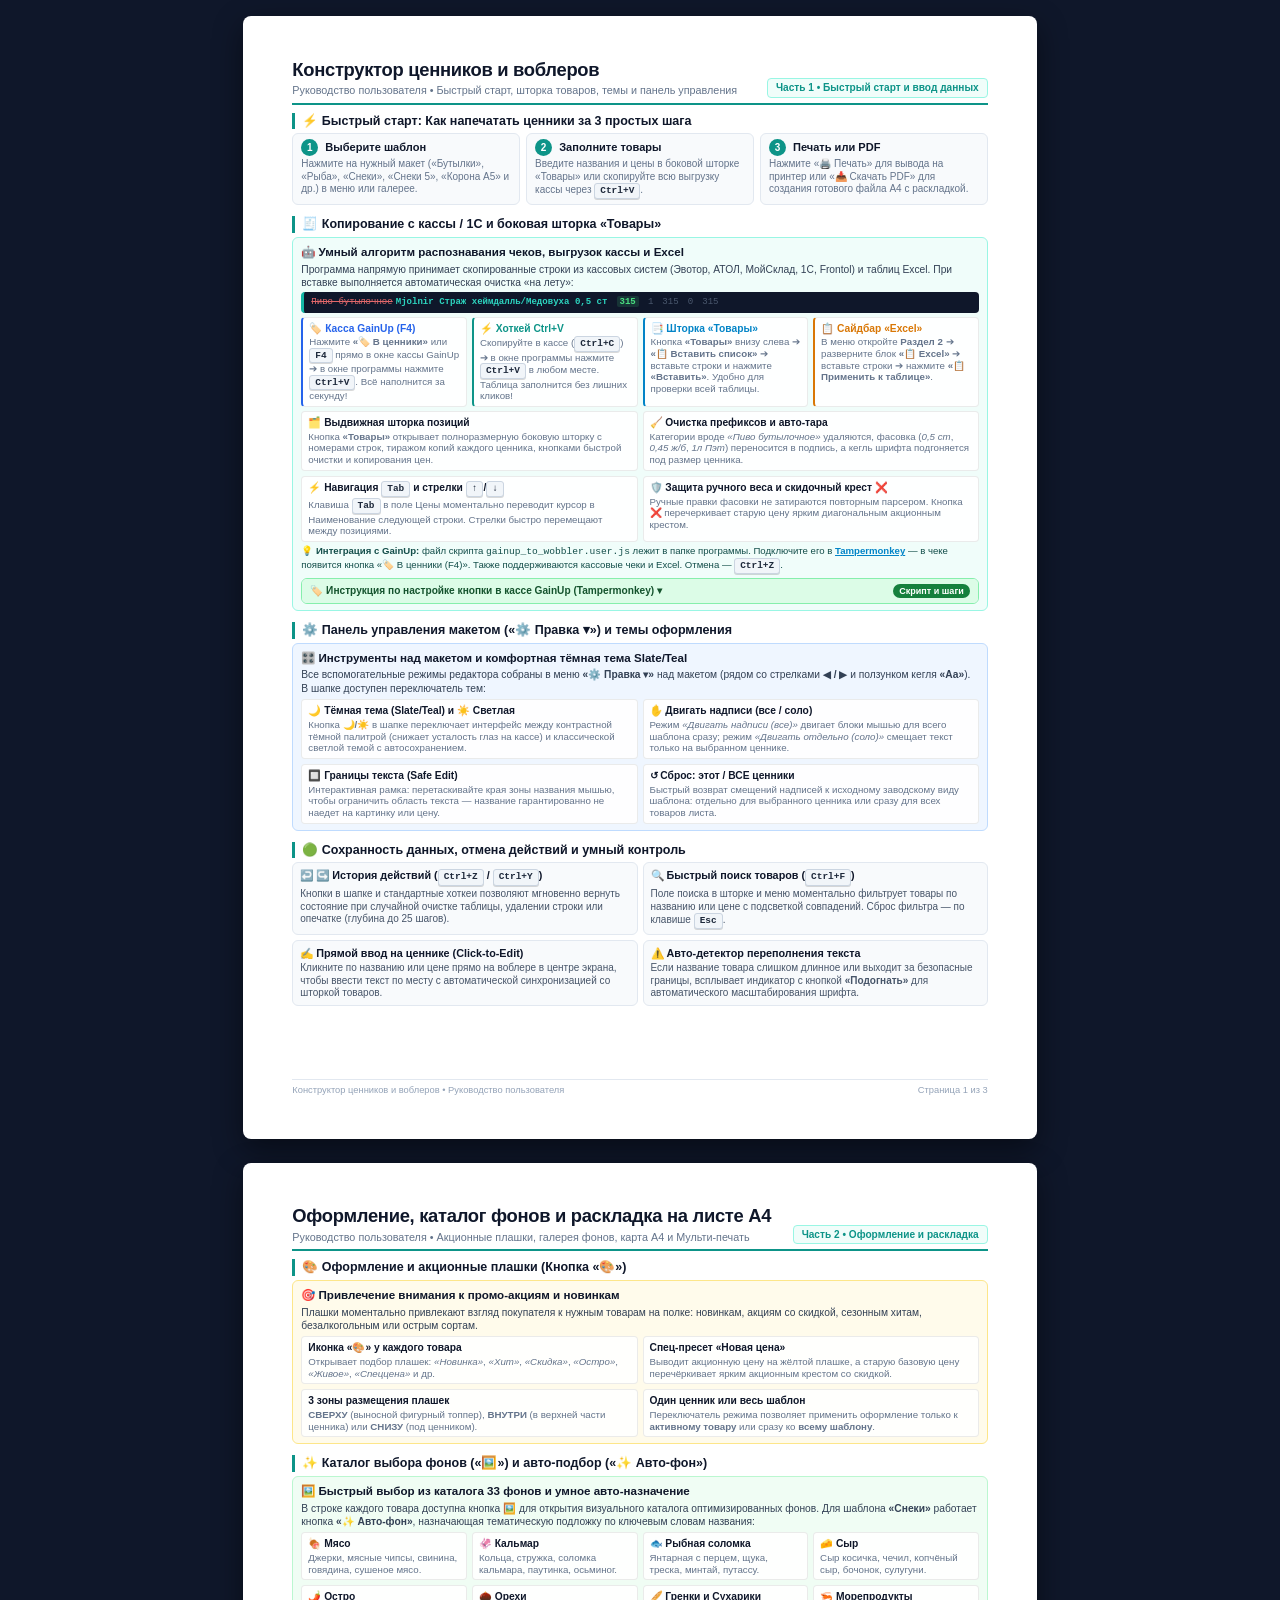
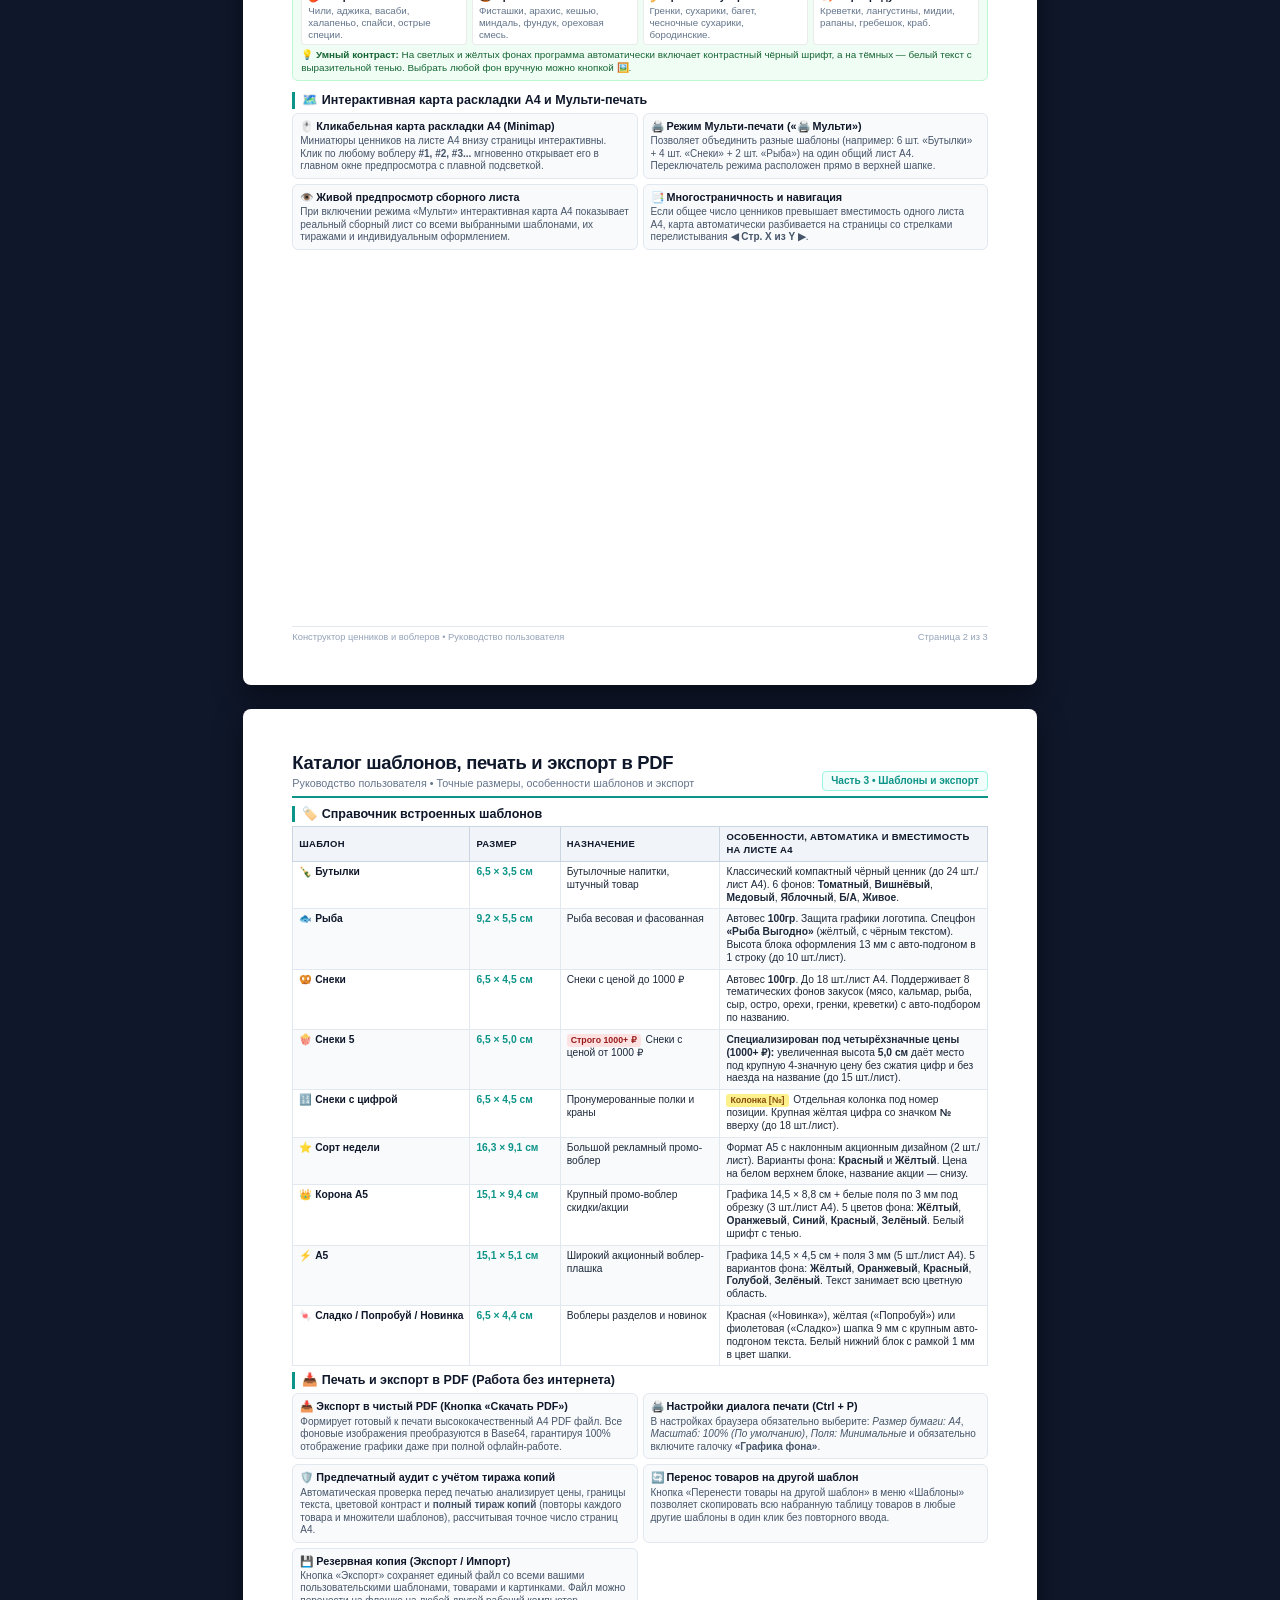
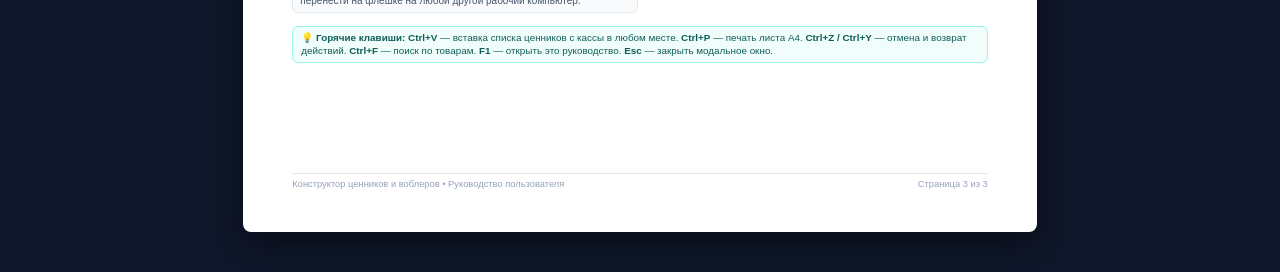
<file: instruction.html>
<!DOCTYPE html>
<html lang="ru">
<head>
  <meta charset="UTF-8">
  <title>Руководство пользователя — Конструктор ценников и воблеров</title>

  <!-- Favicons & Bookmarks Icons -->
  <link rel="icon" type="image/x-icon" href="favicon.ico">
  <link rel="apple-touch-icon" href="favicon.ico">
  <meta name="theme-color" content="#0f172a">
  <meta name="apple-mobile-web-app-title" content="Местопиво">
  <meta name="application-name" content="Местопиво">
  <style>
    @page {
      size: A4 portrait;
      margin: 9mm 11mm 9mm 11mm;
    }

    * {
      box-sizing: border-box;
      margin: 0;
      padding: 0;
    }

    body {
      font-family: -apple-system, BlinkMacSystemFont, 'Segoe UI', Roboto, Helvetica, Arial, sans-serif;
      color: #1e293b;
      background: #ffffff;
      line-height: 1.34;
      font-size: 8.4pt;
    }

    .page {
      page-break-after: always;
      display: flex;
      flex-direction: column;
      height: 100%;
      min-height: 279mm;
      box-sizing: border-box;
    }

    .page:last-child {
      page-break-after: avoid;
    }

    @media screen {
      body {
        background: #0f172a;
        padding: 16px 12px;
      }

      .page {
        background: #ffffff;
        max-width: 210mm;
        margin: 0 auto 24px auto;
        padding: 11mm 13mm;
        box-shadow: 0 10px 30px rgba(0, 0, 0, 0.45);
        border-radius: 8px;
        min-height: 297mm;
        box-sizing: border-box;
      }
    }

    .header {
      border-bottom: 2px solid #0d9488;
      padding-bottom: 5px;
      margin-bottom: 8px;
      display: flex;
      justify-content: space-between;
      align-items: flex-end;
    }

    .header h1 {
      font-size: 13.8pt;
      font-weight: 800;
      color: #0f172a;
      letter-spacing: -0.3px;
    }

    .header p {
      font-size: 8.1pt;
      color: #64748b;
      margin-top: 1px;
    }

    .header .doc-badge {
      font-size: 7.6pt;
      font-weight: 700;
      color: #0d9488;
      background: #f0fdfa;
      padding: 2px 8px;
      border-radius: 4px;
      border: 1px solid #99f6e4;
      white-space: nowrap;
    }

    .section {
      margin-bottom: 6px;
    }

    .section-title {
      font-size: 9.4pt;
      font-weight: 700;
      color: #0f172a;
      border-left: 3.5px solid #0d9488;
      padding-left: 7px;
      margin-bottom: 4px;
      display: flex;
      align-items: center;
      gap: 5px;
    }

    .steps-grid {
      display: grid;
      grid-template-columns: repeat(3, 1fr);
      gap: 6px;
      margin-bottom: 5px;
    }

    .step-card {
      background: #f8fafc;
      border: 1px solid #e2e8f0;
      border-radius: 6px;
      padding: 5px 8px;
    }

    .step-num {
      display: inline-block;
      width: 17px;
      height: 17px;
      background: #0d9488;
      color: #fff;
      border-radius: 50%;
      text-align: center;
      line-height: 17px;
      font-size: 7.5pt;
      font-weight: 700;
      margin-right: 4px;
    }

    .step-title {
      font-weight: 700;
      color: #0f172a;
      font-size: 8.3pt;
      margin-bottom: 2px;
    }

    .step-desc {
      font-size: 7.5pt;
      color: #64748b;
      line-height: 1.25;
    }

    .features-list {
      display: grid;
      grid-template-columns: 1fr 1fr;
      gap: 5px;
      margin-bottom: 4px;
    }

    .feature-item {
      background: #f8fafc;
      border: 1px solid #e2e8f0;
      border-radius: 6px;
      padding: 5px 7px;
    }

    .feature-item strong {
      color: #0f172a;
      font-size: 8.1pt;
      display: block;
      margin-bottom: 2px;
    }

    .feature-item p {
      font-size: 7.5pt;
      color: #475569;
      line-height: 1.25;
    }

    /* Блоки с цветовыми акцентами */
    .highlight-box {
      background: #faf5ff;
      border: 1px solid #e9d5ff;
      border-radius: 6px;
      padding: 6px 8px;
      margin-bottom: 5px;
    }

    .highlight-box.teal {
      background: #f0fdfa;
      border-color: #99f6e4;
    }

    .highlight-box.blue {
      background: #eff6ff;
      border-color: #bfdbfe;
    }

    .highlight-box.amber {
      background: #fffbeb;
      border-color: #fde68a;
    }

    .highlight-box.emerald {
      background: #f0fdf4;
      border-color: #bbf7d0;
    }

    .hl-title {
      font-weight: 700;
      font-size: 8.7pt;
      color: #0f172a;
      margin-bottom: 3px;
      display: flex;
      align-items: center;
      gap: 5px;
    }

    .hl-content {
      font-size: 7.7pt;
      color: #334155;
      line-height: 1.3;
    }

    .hl-grid {
      display: grid;
      grid-template-columns: 1fr 1fr;
      gap: 5px;
      margin-top: 4px;
    }

    .hl-grid-3 {
      display: grid;
      grid-template-columns: repeat(3, 1fr);
      gap: 5px;
      margin-top: 4px;
    }

    .hl-grid-4 {
      display: grid;
      grid-template-columns: repeat(4, 1fr);
      gap: 5px;
      margin-top: 4px;
    }

    .hl-subcard {
      background: rgba(255, 255, 255, 0.9);
      border: 1px solid rgba(0, 0, 0, 0.08);
      border-radius: 4px;
      padding: 4px 6px;
    }

    .hl-subcard strong {
      font-size: 7.7pt;
      color: #0f172a;
      display: block;
      margin-bottom: 1px;
    }

    .hl-subcard p {
      font-size: 7.3pt;
      color: #64748b;
      line-height: 1.2;
    }

    /* Таблица шаблонов */
    table.template-table {
      width: 100%;
      border-collapse: collapse;
      margin-top: 3px;
      font-size: 7.7pt;
    }

    table.template-table th {
      background: #f1f5f9;
      color: #0f172a;
      font-weight: 700;
      text-align: left;
      padding: 4px 6px;
      border: 1px solid #cbd5e1;
      font-size: 7.1pt;
      text-transform: uppercase;
      letter-spacing: 0.3px;
    }

    table.template-table td {
      padding: 4px 6px;
      border: 1px solid #e2e8f0;
      vertical-align: top;
      line-height: 1.25;
    }

    table.template-table tr:nth-child(even) {
      background: #f8fafc;
    }

    .tpl-name {
      font-weight: 700;
      color: #0f172a;
      white-space: nowrap;
    }

    .tpl-size {
      font-weight: 700;
      color: #0d9488;
      white-space: nowrap;
    }

    .tag-badge {
      display: inline-block;
      font-size: 6.6pt;
      font-weight: 700;
      background: #e2e8f0;
      color: #334155;
      padding: 1px 4px;
      border-radius: 3px;
      margin-right: 2px;
    }

    .tag-accent {
      background: #fef08a;
      color: #854d0e;
    }

    .tag-emerald {
      background: #dcfce7;
      color: #166534;
    }

    .tag-red {
      background: #fee2e2;
      color: #991b1b;
    }

    .footer {
      border-top: 1px solid #e2e8f0;
      padding-top: 4px;
      margin-top: auto;
      display: flex;
      justify-content: space-between;
      font-size: 7pt;
      color: #94a3b8;
    }

    .kbd-key {
      display: inline-block;
      padding: 1px 5px;
      font-family: monospace;
      font-size: 7.1pt;
      font-weight: 700;
      color: #1e293b;
      background: #f1f5f9;
      border: 1px solid #cbd5e1;
      border-radius: 3px;
      box-shadow: 0 1px 0 rgba(0, 0, 0, 0.15);
    }

    .code-sample {
      font-family: Consolas, 'Courier New', monospace;
      font-size: 6.8pt;
      background: #0f172a;
      color: #e2e8f0;
      padding: 4px 7px;
      border-radius: 4px;
      line-height: 1.35;
      margin: 3px 0 4px 0;
      border-left: 3px solid #14b8a6;
      word-break: break-all;
    }

    .code-sample .strike {
      color: #f87171;
      text-decoration: line-through;
      opacity: 0.9;
      margin-right: 3px;
    }

    .code-sample .take-title {
      color: #2dd4bf;
      font-weight: 700;
    }

    .code-sample .take-price {
      color: #4ade80;
      font-weight: 700;
      background: rgba(74, 222, 128, 0.15);
      padding: 0 3px;
      border-radius: 2px;
    }

    .code-sample .ignored {
      color: #64748b;
      opacity: 0.7;
    }

    /* Интерактивная инструкция GainUp (Вариант 1) */
    .gainup-inst-details {
      background: #f0fdf4;
      border: 1.5px solid #86efac;
      border-radius: 6px;
      overflow: hidden;
      font-size: 7.3pt;
      margin-top: 4px;
    }

    .gainup-inst-summary {
      padding: 5px 8px;
      background: #dcfce7;
      color: #14532d;
      font-size: 7.6pt;
      font-weight: 700;
      cursor: pointer;
      display: flex;
      justify-content: space-between;
      align-items: center;
      user-select: none;
    }

    .gainup-inst-summary:hover {
      background: #bbf7d0;
    }

    .gainup-badge {
      font-size: 6.8pt;
      background: #15803d;
      color: #fff;
      padding: 1px 6px;
      border-radius: 10px;
      font-weight: 600;
    }

    .gainup-inst-content {
      padding: 7px 9px;
      background: #ffffff;
      border-top: 1px solid #bbf7d0;
    }

    .gainup-inst-steps {
      display: flex;
      flex-direction: column;
      gap: 3px;
      margin-bottom: 6px;
    }

    .gainup-step-line {
      display: flex;
      align-items: flex-start;
      gap: 6px;
      color: #334155;
    }

    .gainup-step-line .step-circle {
      width: 14px;
      height: 14px;
      background: #16a34a;
      color: #fff;
      border-radius: 50%;
      display: inline-flex;
      align-items: center;
      justify-content: center;
      font-size: 6.8pt;
      font-weight: 700;
      flex-shrink: 0;
      margin-top: 1px;
    }

    .gainup-inst-actions {
      display: flex;
      gap: 6px;
      margin-bottom: 5px;
    }

    .inst-btn {
      padding: 3px 8px;
      border-radius: 4px;
      font-size: 7.2pt;
      font-weight: 700;
      cursor: pointer;
      text-decoration: none;
      display: inline-flex;
      align-items: center;
      gap: 4px;
      border: none;
      transition: background 0.15s ease;
    }

    .inst-btn-primary {
      background: #16a34a;
      color: #fff;
    }
    .inst-btn-primary:hover {
      background: #15803d;
    }

    .inst-btn-secondary {
      background: #f1f5f9;
      color: #334155;
      border: 1px solid #cbd5e1;
    }
    .inst-btn-secondary:hover {
      background: #e2e8f0;
    }

    .gainup-inst-code {
      font-family: Consolas, monospace;
      font-size: 6.4pt;
      background: #0f172a;
      color: #38bdf8;
      padding: 6px 8px;
      border-radius: 4px;
      max-height: 110px;
      overflow-y: auto;
      margin: 0;
      white-space: pre-wrap;
      word-break: break-all;
    }

    .gainup-inst-link {
      color: #0284c7;
      text-decoration: underline;
      font-weight: 700;
    }
    .gainup-inst-link:hover {
      color: #0369a1;
    }

    @media print {
      .gainup-inst-details[open] .gainup-inst-code,
      .gainup-inst-actions {
        display: none !important;
      }
    }
  </style>
</head>
<body>

  <!-- ================= СТРАНИЦА 1 ================= -->
  <div class="page">
    <div class="header">
      <div>
        <h1>Конструктор ценников и воблеров</h1>
        <p>Руководство пользователя • Быстрый старт, шторка товаров, темы и панель управления</p>
      </div>
      <div class="doc-badge">Часть 1 • Быстрый старт и ввод данных</div>
    </div>

    <!-- Быстрый старт -->
    <div class="section">
      <div class="section-title">⚡ Быстрый старт: Как напечатать ценники за 3 простых шага</div>
      <div class="steps-grid">
        <div class="step-card">
          <div class="step-title"><span class="step-num">1</span> Выберите шаблон</div>
          <div class="step-desc">Нажмите на нужный макет («Бутылки», «Рыба», «Снеки», «Снеки 5», «Корона А5» и др.) в меню или галерее.</div>
        </div>
        <div class="step-card">
          <div class="step-title"><span class="step-num">2</span> Заполните товары</div>
          <div class="step-desc">Введите названия и цены в боковой шторке «Товары» или скопируйте всю выгрузку кассы через <span class="kbd-key">Ctrl+V</span>.</div>
        </div>
        <div class="step-card">
          <div class="step-title"><span class="step-num">3</span> Печать или PDF</div>
          <div class="step-desc">Нажмите «🖨️ Печать» для вывода на принтер или «📥 Скачать PDF» для создания готового файла А4 с раскладкой.</div>
        </div>
      </div>
    </div>

    <!-- Копирование с кассы и выдвижная шторка товаров -->
    <div class="section">
      <div class="section-title">🧾 Копирование с кассы / 1С и боковая шторка «Товары»</div>
      <div class="highlight-box teal">
        <div class="hl-title">🤖 Умный алгоритм распознавания чеков, выгрузок кассы и Excel</div>
        <div class="hl-content">
          Программа напрямую принимает скопированные строки из кассовых систем (Эвотор, АТОЛ, МойСклад, 1С, Frontol) и таблиц Excel. При вставке выполняется автоматическая очистка «на лету»:
        </div>

        <div class="code-sample">
          <span class="strike">Пиво бутылочное</span><span class="take-title">Mjolnir Страж хеймдалль/Медовуха 0,5 ст</span>&emsp;<span class="take-price">315</span>&emsp;<span class="ignored">1&emsp;315&emsp;0&emsp;315</span>
        </div>

        <div class="hl-grid-4" style="margin-bottom: 4px;">
          <div class="hl-subcard" style="border-left: 2.5px solid #2563eb;">
            <strong style="color: #2563eb;">🏷️ Касса GainUp (F4)</strong>
            <p>Нажмите <b>«🏷️ В ценники»</b> или <span class="kbd-key">F4</span> прямо в окне кассы GainUp ➔ в окне программы нажмите <span class="kbd-key">Ctrl+V</span>. Всё наполнится за секунду!</p>
          </div>
          <div class="hl-subcard" style="border-left: 2.5px solid #0d9488;">
            <strong style="color: #0d9488;">⚡ Хоткей Ctrl+V</strong>
            <p>Скопируйте в кассе (<span class="kbd-key">Ctrl+C</span>) ➔ в окне программы нажмите <span class="kbd-key">Ctrl+V</span> в любом месте. Таблица заполнится без лишних кликов!</p>
          </div>
          <div class="hl-subcard" style="border-left: 2.5px solid #0284c7;">
            <strong style="color: #0284c7;">📑 Шторка «Товары»</strong>
            <p>Кнопка <b>«Товары»</b> внизу слева ➔ <b>«📋 Вставить список»</b> ➔ вставьте строки и нажмите <b>«Вставить»</b>. Удобно для проверки всей таблицы.</p>
          </div>
          <div class="hl-subcard" style="border-left: 2.5px solid #d97706;">
            <strong style="color: #d97706;">📋 Сайдбар «Excel»</strong>
            <p>В меню откройте <b>Раздел 2</b> ➔ разверните блок <b>«📋 Excel»</b> ➔ вставьте строки ➔ нажмите <b>«📋 Применить к таблице»</b>.</p>
          </div>
        </div>

        <div class="hl-grid">
          <div class="hl-subcard">
            <strong>🗂️ Выдвижная шторка позиций</strong>
            <p>Кнопка <b>«Товары»</b> открывает полноразмерную боковую шторку с номерами строк, тиражом копий каждого ценника, кнопками быстрой очистки и копирования цен.</p>
          </div>
          <div class="hl-subcard">
            <strong>🧹 Очистка префиксов и авто-тара</strong>
            <p>Категории вроде <i>«Пиво бутылочное»</i> удаляются, фасовка (<i>0,5 ст</i>, <i>0,45 ж/б</i>, <i>1л Пэт</i>) переносится в подпись, а кегль шрифта подгоняется под размер ценника.</p>
          </div>
          <div class="hl-subcard">
            <strong>⚡ Навигация <span class="kbd-key">Tab</span> и стрелки <span class="kbd-key">↑</span>/<span class="kbd-key">↓</span></strong>
            <p>Клавиша <span class="kbd-key">Tab</span> в поле Цены моментально переводит курсор в Наименование следующей строки. Стрелки быстро перемещают между позициями.</p>
          </div>
          <div class="hl-subcard">
            <strong>🛡️ Защита ручного веса и скидочный крест ❌</strong>
            <p>Ручные правки фасовки не затираются повторным парсером. Кнопка <b>❌</b> перечеркивает старую цену ярким диагональным акционным крестом.</p>
          </div>
        </div>

        <div style="margin-top: 3px; font-size: 7.2pt; color: #134e4a; line-height: 1.25;">
          💡 <b>Интеграция с GainUp:</b> файл скрипта <code>gainup_to_wobbler.user.js</code> лежит в папке программы. Подключите его в <a href="https://www.tampermonkey.net/" target="_blank" rel="noopener" class="gainup-inst-link">Tampermonkey</a> — в чеке появится кнопка «🏷️ В ценники (F4)». Также поддерживаются кассовые чеки и Excel. Отмена — <span class="kbd-key">Ctrl+Z</span>.
        </div>

        <!-- Подробная интерактивная инструкция GainUp (Вариант 1) -->
        <details class="gainup-inst-details">
          <summary class="gainup-inst-summary">
            <span>🏷️ <b>Инструкция по настройке кнопки в кассе GainUp (Tampermonkey)</b> ▾</span>
            <span class="gainup-badge">Скрипт и шаги</span>
          </summary>
          <div class="gainup-inst-content">
            <div class="gainup-inst-steps">
              <div class="gainup-step-line">
                <span class="step-circle">1</span>
                <div><b>Установите <a href="https://www.tampermonkey.net/" target="_blank" rel="noopener" class="gainup-inst-link">Tampermonkey</a>:</b> официальный сайт расширения для Chrome, Яндекс.Браузера или Edge.</div>
              </div>
              <div class="gainup-step-line">
                <span class="step-circle">2</span>
                <div><b>Добавьте скрипт:</b> значок Tampermonkey ➔ <i>«Создать новый скрипт»</i> ➔ вставьте код ниже ➔ <span class="kbd-key">Ctrl+S</span>.</div>
              </div>
              <div class="gainup-step-line">
                <span class="step-circle">3</span>
                <div><b>Использование:</b> на кассе GainUp нажмите <b>«🏷️ В ценники»</b> или клавишу <span class="kbd-key">F4</span> ➔ перейдите сюда ➔ <span class="kbd-key">Ctrl+V</span>!</div>
              </div>
            </div>

            <div class="gainup-inst-actions">
              <button type="button" id="copyInstGainupCodeBtn" class="inst-btn inst-btn-primary">
                📋 Скопировать код скрипта в буфер
              </button>
              <a href="gainup_to_wobbler.user.js" download="gainup_to_wobbler.user.js" class="inst-btn inst-btn-secondary">
                📥 Скачать gainup_to_wobbler.user.js
              </a>
            </div>

            <pre class="gainup-inst-code" id="instGainupCode">// ==UserScript==
// @name         GainUp -> Конструктор ценников
// @namespace    http://tampermonkey.net/
// @version      1.2
// @description  Парсинг набитых товаров из кассы GainUp в программу печати ценников
// @match        *://*.gainup.ru/mp/retail/sales*
// @grant        GM_setClipboard
// @run-at       document-idle
// ==/UserScript==

(function () {
  'use strict';
  const IGNORE_BAGS = true;

  function parseGainupCart() {
    const items = [];
    const rows = Array.from(document.querySelectorAll('tr, .cart-row, .order-item, tbody tr'));

    for (const row of rows) {
      if (row.closest('.calendar, .datepicker, .flatpickr, [class*="calendar"], [class*="picker"]')) continue;

      const cells = Array.from(row.querySelectorAll('td, th, .cell, [class*="col"]'));
      if (cells.length < 2) continue;

      const rowText = row.textContent.trim().toLowerCase();
      if (rowText.includes('наименование') && rowText.includes('цена')) continue;

      let nameCell = null;
      let priceCell = null;

      for (let i = 0; i < cells.length; i++) {
        const text = cells[i].innerText.replace(/\s+/g, ' ').trim();
        if (!nameCell && /[а-яёa-z]/i.test(text) && text.length > 2 && !text.includes('+') && !text.includes('-')) {
          const lower = text.toLowerCase();
          if (lower !== 'наименование' && !lower.startsWith('итог') && !lower.startsWith('стоимость') && !lower.startsWith('скидка')) {
            nameCell = cells[i];
            continue;
          }
        }
        if (nameCell && !priceCell) {
          const clean = text.replace(/[^\d.,]/g, '').trim();
          if (clean && /^\d+([.,]\d+)?$/.test(clean)) {
            priceCell = cells[i];
            break;
          }
        }
      }

      if (!nameCell && cells.length >= 2) {
        if (/[а-яёa-z]/i.test(cells[0].innerText)) {
          nameCell = cells[0]; priceCell = cells[1];
        } else if (cells.length >= 3 && /[а-яёa-z]/i.test(cells[1].innerText)) {
          nameCell = cells[1]; priceCell = cells[2];
        }
      }

      if (nameCell && priceCell) {
        let title = nameCell.innerText.replace(/^i\s*/i, '').replace(/\s+/g, ' ').trim();
        let price = priceCell.innerText.replace(/[^\d.,]/g, '').trim();
        if (!/[а-яёa-z]/i.test(title)) continue;
        const lower = title.toLowerCase();
        if (lower.startsWith('итог') || lower.startsWith('стоимость') || lower.startsWith('скидка') || lower === 'принято' || lower === 'сдача') continue;
        if (IGNORE_BAGS && /пакет\b/i.test(title)) continue;
        if (title && price) items.push({ title, price });
      }
    }
    console.log('[GainUp-Wobbler] Найдено товаров:', items.length, items);
    return items;
  }

  function copyCartToClipboard() {
    const items = parseGainupCart();
    if (!items || items.length === 0) {
      showToast('⚠️ Товары в чеке не найдены. Убедитесь, что в чеке есть позиции', '#f59e0b');
      return;
    }
    const tsvText = items.map(it => `${it.title}\t${it.price}`).join('\n');
    if (typeof GM_setClipboard === 'function') GM_setClipboard(tsvText);
    else navigator.clipboard.writeText(tsvText);
    showToast(`🏷️ Скопировано товаров: ${items.length}! Перейдите в Конструктор и нажмите Ctrl+V`, '#10b981');
  }

  function showToast(message, bgColor = '#10b981') {
    let toast = document.getElementById('gainup-wobbler-toast');
    if (!toast) {
      toast = document.createElement('div');
      toast.id = 'gainup-wobbler-toast';
      document.body.appendChild(toast);
    }
    toast.textContent = message;
    toast.style.cssText = `position:fixed;top:24px;right:24px;background:${bgColor};color:#fff;padding:14px 22px;border-radius:12px;font-family:-apple-system,BlinkMacSystemFont,"Segoe UI",Roboto,sans-serif;font-size:15px;font-weight:700;z-index:9999999;box-shadow:0 10px 25px rgba(0,0,0,0.3);transition:all 0.3s ease;display:block;pointer-events:none;`;
    clearTimeout(window.__gainupToastTimer);
    window.__gainupToastTimer = setTimeout(() => { if (toast) toast.style.display = 'none'; }, 3500);
  }

  function injectButton() {
    if (document.getElementById('gainup-to-wobbler-btn')) return;
    const btn = document.createElement('button');
    btn.id = 'gainup-to-wobbler-btn';
    btn.type = 'button';
    btn.innerHTML = '🏷️ В ценники <span style="font-size:11px;opacity:0.8;font-weight:normal;">(F4)</span>';
    btn.style.cssText = 'background:linear-gradient(135deg,#2563eb,#1d4ed8);color:#fff;border:1px solid #1e40af;border-radius:8px;padding:8px 16px;font-size:14px;font-weight:700;cursor:pointer;display:inline-flex;align-items:center;gap:6px;box-shadow:0 4px 12px rgba(37,99,235,0.3);transition:transform 0.1s ease,background 0.2s ease;user-select:none;';
    btn.addEventListener('mouseenter', () => btn.style.transform = 'translateY(-1px)');
    btn.addEventListener('mouseleave', () => btn.style.transform = 'translateY(0)');
    btn.addEventListener('click', (e) => { e.preventDefault(); e.stopPropagation(); copyCartToClipboard(); });

    const topNav = document.querySelector('.header, .top-bar, .navbar, .header-buttons') ||
                   Array.from(document.querySelectorAll('div')).find(d => 
                     d.children.length >= 2 && Array.from(d.children).some(c => c.textContent.includes('ЭДО') || c.textContent.includes('ЕГАИС'))
                   );
    if (topNav) { btn.style.marginLeft = '16px'; topNav.appendChild(btn); }
    else { btn.style.position = 'fixed'; btn.style.top = '12px'; btn.style.right = '70px'; btn.style.zIndex = '999999'; document.body.appendChild(btn); }
  }

  window.addEventListener('keydown', (e) => { if (e.key === 'F4') { e.preventDefault(); copyCartToClipboard(); } });
  setInterval(injectButton, 1000);
})();</pre>
          </div>
        </details>
      </div>
    </div>

    <!-- Меню инструментов предпросмотра и Темы оформления -->
    <div class="section">
      <div class="section-title">⚙️ Панель управления макетом («⚙️ Правка ▾») и темы оформления</div>
      <div class="highlight-box blue">
        <div class="hl-title">🎛️ Инструменты над макетом и комфортная тёмная тема Slate/Teal</div>
        <div class="hl-content">
          Все вспомогательные режимы редактора собраны в меню <b>«⚙️ Правка ▾»</b> над макетом (рядом со стрелками <b>◀ / ▶</b> и ползунком кегля <b>«Аа»</b>). В шапке доступен переключатель тем:
        </div>
        <div class="hl-grid">
          <div class="hl-subcard">
            <strong>🌙 Тёмная тема (Slate/Teal) и ☀️ Светлая</strong>
            <p>Кнопка <b>🌙/☀️</b> в шапке переключает интерфейс между контрастной тёмной палитрой (снижает усталость глаз на кассе) и классической светлой темой с автосохранением.</p>
          </div>
          <div class="hl-subcard">
            <strong>✋ Двигать надписи (все / соло)</strong>
            <p>Режим <i>«Двигать надписи (все)»</i> двигает блоки мышью для всего шаблона сразу; режим <i>«Двигать отдельно (соло)»</i> смещает текст только на выбранном ценнике.</p>
          </div>
          <div class="hl-subcard">
            <strong>🔲 Границы текста (Safe Edit)</strong>
            <p>Интерактивная рамка: перетаскивайте края зоны названия мышью, чтобы ограничить область текста — название гарантированно не наедет на картинку или цену.</p>
          </div>
          <div class="hl-subcard">
            <strong>↺ Сброс: этот / ВСЕ ценники</strong>
            <p>Быстрый возврат смещений надписей к исходному заводскому виду шаблона: отдельно для выбранного ценника или сразу для всех товаров листа.</p>
          </div>
        </div>
      </div>
    </div>

    <!-- Автосохранение, Undo/Redo и навигатор -->
    <div class="section">
      <div class="section-title">🟢 Сохранность данных, отмена действий и умный контроль</div>
      <div class="features-list">
        <div class="feature-item">
          <strong>↩️ ↪️ История действий (<span class="kbd-key">Ctrl+Z</span> / <span class="kbd-key">Ctrl+Y</span>)</strong>
          <p>Кнопки в шапке и стандартные хоткеи позволяют мгновенно вернуть состояние при случайной очистке таблицы, удалении строки или опечатке (глубина до 25 шагов).</p>
        </div>
        <div class="feature-item">
          <strong>🔍 Быстрый поиск товаров (<span class="kbd-key">Ctrl+F</span>)</strong>
          <p>Поле поиска в шторке и меню моментально фильтрует товары по названию или цене с подсветкой совпадений. Сброс фильтра — по клавише <span class="kbd-key">Esc</span>.</p>
        </div>
        <div class="feature-item">
          <strong>✍️ Прямой ввод на ценнике (Click-to-Edit)</strong>
          <p>Кликните по названию или цене прямо на воблере в центре экрана, чтобы ввести текст по месту с автоматической синхронизацией со шторкой товаров.</p>
        </div>
        <div class="feature-item">
          <strong>⚠️ Авто-детектор переполнения текста</strong>
          <p>Если название товара слишком длинное или выходит за безопасные границы, всплывает индикатор с кнопкой <b>«Подогнать»</b> для автоматического масштабирования шрифта.</p>
        </div>
      </div>
    </div>

    <div class="footer">
      <span>Конструктор ценников и воблеров • Руководство пользователя</span>
      <span>Страница 1 из 3</span>
    </div>
  </div>

  <!-- ================= СТРАНИЦА 2 ================= -->
  <div class="page">
    <div class="header">
      <div>
        <h1>Оформление, каталог фонов и раскладка на листе А4</h1>
        <p>Руководство пользователя • Акционные плашки, галерея фонов, карта А4 и Мульти-печать</p>
      </div>
      <div class="doc-badge">Часть 2 • Оформление и раскладка</div>
    </div>

    <!-- Блок: Оформление и акционные плашки -->
    <div class="section">
      <div class="section-title">🎨 Оформление и акционные плашки (Кнопка «🎨»)</div>
      <div class="highlight-box amber">
        <div class="hl-title">🎯 Привлечение внимания к промо-акциям и новинкам</div>
        <div class="hl-content">
          Плашки моментально привлекают взгляд покупателя к нужным товарам на полке: новинкам, акциям со скидкой, сезонным хитам, безалкогольным или острым сортам.
        </div>
        <div class="hl-grid">
          <div class="hl-subcard">
            <strong>Иконка «🎨» у каждого товара</strong>
            <p>Открывает подбор плашек: <i>«Новинка»</i>, <i>«Хит»</i>, <i>«Скидка»</i>, <i>«Остро»</i>, <i>«Живое»</i>, <i>«Спеццена»</i> и др.</p>
          </div>
          <div class="hl-subcard">
            <strong>Спец-пресет «Новая цена»</strong>
            <p>Выводит акционную цену на жёлтой плашке, а старую базовую цену перечёркивает ярким акционным крестом со скидкой.</p>
          </div>
          <div class="hl-subcard">
            <strong>3 зоны размещения плашек</strong>
            <p><b>СВЕРХУ</b> (выносной фигурный топпер), <b>ВНУТРИ</b> (в верхней части ценника) или <b>СНИЗУ</b> (под ценником).</p>
          </div>
          <div class="hl-subcard">
            <strong>Один ценник или весь шаблон</strong>
            <p>Переключатель режима позволяет применить оформление только к <b>активному товару</b> или сразу ко <b>всему шаблону</b>.</p>
          </div>
        </div>
      </div>
    </div>

    <!-- Каталог фонов и линейка «Снеки» -->
    <div class="section">
      <div class="section-title">✨ Каталог выбора фонов («🖼️») и авто-подбор («✨ Авто-фон»)</div>
      <div class="highlight-box emerald">
        <div class="hl-title">🖼️ Быстрый выбор из каталога 33 фонов и умное авто-назначение</div>
        <div class="hl-content">
          В строке каждого товара доступна кнопка <b>🖼️</b> для открытия визуального каталога оптимизированных фонов. Для шаблона <b>«Снеки»</b> работает кнопка <b>«✨ Авто-фон»</b>, назначающая тематическую подложку по ключевым словам названия:
        </div>
        <div class="hl-grid-4">
          <div class="hl-subcard">
            <strong>🍖 Мясо</strong>
            <p>Джерки, мясные чипсы, свинина, говядина, сушеное мясо.</p>
          </div>
          <div class="hl-subcard">
            <strong>🦑 Кальмар</strong>
            <p>Кольца, стружка, соломка кальмара, паутинка, осьминог.</p>
          </div>
          <div class="hl-subcard">
            <strong>🐟 Рыбная соломка</strong>
            <p>Янтарная с перцем, щука, треска, минтай, путассу.</p>
          </div>
          <div class="hl-subcard">
            <strong>🧀 Сыр</strong>
            <p>Сыр косичка, чечил, копчёный сыр, бочонок, сулугуни.</p>
          </div>
          <div class="hl-subcard">
            <strong>🌶️ Остро</strong>
            <p>Чили, аджика, васаби, халапеньо, спайси, острые специи.</p>
          </div>
          <div class="hl-subcard">
            <strong>🌰 Орехи</strong>
            <p>Фисташки, арахис, кешью, миндаль, фундук, ореховая смесь.</p>
          </div>
          <div class="hl-subcard">
            <strong>🥖 Гренки и Сухарики</strong>
            <p>Гренки, сухарики, багет, чесночные сухарики, бородинские.</p>
          </div>
          <div class="hl-subcard">
            <strong>🦐 Морепродукты</strong>
            <p>Креветки, лангустины, мидии, рапаны, гребешок, краб.</p>
          </div>
        </div>
        <div style="margin-top: 4px; font-size: 7.4pt; color: #166534; line-height: 1.25;">
          💡 <b>Умный контраст:</b> На светлых и жёлтых фонах программа автоматически включает контрастный чёрный шрифт, а на тёмных — белый текст с выразительной тенью. Выбрать любой фон вручную можно кнопкой <b>🖼️</b>.
        </div>
      </div>
    </div>

    <!-- Интерактивная карта листа А4 и Мульти-печать -->
    <div class="section">
      <div class="section-title">🗺️ Интерактивная карта раскладки А4 и Мульти-печать</div>
      <div class="features-list">
        <div class="feature-item">
          <strong>🖱️ Кликабельная карта раскладки А4 (Minimap)</strong>
          <p>Миниатюры ценников на листе А4 внизу страницы интерактивны. Клик по любому воблеру <b>#1, #2, #3...</b> мгновенно открывает его в главном окне предпросмотра с плавной подсветкой.</p>
        </div>
        <div class="feature-item">
          <strong>🖨️ Режим Мульти-печати («🖨️ Мульти»)</strong>
          <p>Позволяет объединить разные шаблоны (например: 6 шт. «Бутылки» + 4 шт. «Снеки» + 2 шт. «Рыба») на один общий лист А4. Переключатель режима расположен прямо в верхней шапке.</p>
        </div>
        <div class="feature-item">
          <strong>👁️ Живой предпросмотр сборного листа</strong>
          <p>При включении режима «Мульти» интерактивная карта А4 показывает реальный сборный лист со всеми выбранными шаблонами, их тиражами и индивидуальным оформлением.</p>
        </div>
        <div class="feature-item">
          <strong>📑 Многостраничность и навигация</strong>
          <p>Если общее число ценников превышает вместимость одного листа А4, карта автоматически разбивается на страницы со стрелками перелистывания <b>◀ Стр. X из Y ▶</b>.</p>
        </div>
      </div>
    </div>

    <div class="footer">
      <span>Конструктор ценников и воблеров • Руководство пользователя</span>
      <span>Страница 2 из 3</span>
    </div>
  </div>

  <!-- ================= СТРАНИЦА 3 ================= -->
  <div class="page">
    <div class="header">
      <div>
        <h1>Каталог шаблонов, печать и экспорт в PDF</h1>
        <p>Руководство пользователя • Точные размеры, особенности шаблонов и экспорт</p>
      </div>
      <div class="doc-badge">Часть 3 • Шаблоны и экспорт</div>
    </div>

    <!-- Таблица шаблонов -->
    <div class="section">
      <div class="section-title">🏷️ Справочник встроенных шаблонов</div>
      <table class="template-table">
        <thead>
          <tr>
            <th style="width: 20%;">Шаблон</th>
            <th style="width: 13%;">Размер</th>
            <th style="width: 23%;">Назначение</th>
            <th>Особенности, автоматика и вместимость на листе А4</th>
          </tr>
        </thead>
        <tbody>
          <tr>
            <td class="tpl-name">🍾 Бутылки</td>
            <td class="tpl-size">6,5 × 3,5 см</td>
            <td>Бутылочные напитки, штучный товар</td>
            <td>Классический компактный чёрный ценник (до 24 шт./лист А4). 6 фонов: <b>Томатный</b>, <b>Вишнёвый</b>, <b>Медовый</b>, <b>Яблочный</b>, <b>Б/А</b>, <b>Живое</b>.</td>
          </tr>
          <tr>
            <td class="tpl-name">🐟 Рыба</td>
            <td class="tpl-size">9,2 × 5,5 см</td>
            <td>Рыба весовая и фасованная</td>
            <td>Автовес <b>100гр</b>. Защита графики логотипа. Спецфон <b>«Рыба Выгодно»</b> (жёлтый, с чёрным текстом). Высота блока оформления 13 мм с авто-подгоном в 1 строку (до 10 шт./лист).</td>
          </tr>
          <tr>
            <td class="tpl-name">🥨 Снеки</td>
            <td class="tpl-size">6,5 × 4,5 см</td>
            <td>Снеки с ценой до 1000 ₽</td>
            <td>Автовес <b>100гр</b>. До 18 шт./лист А4. Поддерживает 8 тематических фонов закусок (мясо, кальмар, рыба, сыр, остро, орехи, гренки, креветки) с авто-подбором по названию.</td>
          </tr>
          <tr>
            <td class="tpl-name">🍿 Снеки 5</td>
            <td class="tpl-size">6,5 × 5,0 см</td>
            <td><span class="tag-badge tag-red">Строго 1000+ ₽</span> Снеки с ценой от 1000 ₽</td>
            <td><b>Специализирован под четырёхзначные цены (1000+ ₽):</b> увеличенная высота <b>5,0 см</b> даёт место под крупную 4-значную цену без сжатия цифр и без наезда на название (до 15 шт./лист).</td>
          </tr>
          <tr>
            <td class="tpl-name">🔢 Снеки с цифрой</td>
            <td class="tpl-size">6,5 × 4,5 см</td>
            <td>Пронумерованные полки и краны</td>
            <td><span class="tag-badge tag-accent">Колонка [№]</span> Отдельная колонка под номер позиции. Крупная жёлтая цифра со значком <b>№</b> вверху (до 18 шт./лист).</td>
          </tr>
          <tr>
            <td class="tpl-name">⭐ Сорт недели</td>
            <td class="tpl-size">16,3 × 9,1 см</td>
            <td>Большой рекламный промо-воблер</td>
            <td>Формат А5 с наклонным акционным дизайном (2 шт./лист). Варианты фона: <b>Красный</b> и <b>Жёлтый</b>. Цена на белом верхнем блоке, название акции — снизу.</td>
          </tr>
          <tr>
            <td class="tpl-name">👑 Корона А5</td>
            <td class="tpl-size">15,1 × 9,4 см</td>
            <td>Крупный промо-воблер скидки/акции</td>
            <td>Графика 14,5 × 8,8 см + белые поля по 3 мм под обрезку (3 шт./лист А4). 5 цветов фона: <b>Жёлтый</b>, <b>Оранжевый</b>, <b>Синий</b>, <b>Красный</b>, <b>Зелёный</b>. Белый шрифт с тенью.</td>
          </tr>
          <tr>
            <td class="tpl-name">⚡ А5</td>
            <td class="tpl-size">15,1 × 5,1 см</td>
            <td>Широкий акционный воблер-плашка</td>
            <td>Графика 14,5 × 4,5 см + поля 3 мм (5 шт./лист А4). 5 вариантов фона: <b>Жёлтый</b>, <b>Оранжевый</b>, <b>Красный</b>, <b>Голубой</b>, <b>Зелёный</b>. Текст занимает всю цветную область.</td>
          </tr>
          <tr>
            <td class="tpl-name">🍬 Сладко / Попробуй / Новинка</td>
            <td class="tpl-size">6,5 × 4,4 см</td>
            <td>Воблеры разделов и новинок</td>
            <td>Красная («Новинка»), жёлтая («Попробуй») или фиолетовая («Сладко») шапка 9 мм с крупным авто-подгоном текста. Белый нижний блок с рамкой 1 мм в цвет шапки.</td>
          </tr>
        </tbody>
      </table>
    </div>

    <!-- Печать и экспорт в PDF -->
    <div class="section">
      <div class="section-title">📥 Печать и экспорт в PDF (Работа без интернета)</div>
      <div class="features-list">
        <div class="feature-item">
          <strong>📥 Экспорт в чистый PDF (Кнопка «Скачать PDF»)</strong>
          <p>Формирует готовый к печати высококачественный A4 PDF файл. Все фоновые изображения преобразуются в Base64, гарантируя 100% отображение графики даже при полной офлайн-работе.</p>
        </div>
        <div class="feature-item">
          <strong>🖨️ Настройки диалога печати (Ctrl + P)</strong>
          <p>В настройках браузера обязательно выберите: <i>Размер бумаги: А4</i>, <i>Масштаб: 100% (По умолчанию)</i>, <i>Поля: Минимальные</i> и обязательно включите галочку <b>«Графика фона»</b>.</p>
        </div>
        <div class="feature-item">
          <strong>🛡️ Предпечатный аудит с учётом тиража копий</strong>
          <p>Автоматическая проверка перед печатью анализирует цены, границы текста, цветовой контраст и <b>полный тираж копий</b> (повторы каждого товара и множители шаблонов), рассчитывая точное число страниц А4.</p>
        </div>
        <div class="feature-item">
          <strong>🔄 Перенос товаров на другой шаблон</strong>
          <p>Кнопка «Перенести товары на другой шаблон» в меню «Шаблоны» позволяет скопировать всю набранную таблицу товаров в любые другие шаблоны в один клик без повторного ввода.</p>
        </div>
        <div class="feature-item">
          <strong>💾 Резервная копия (Экспорт / Импорт)</strong>
          <p>Кнопка «Экспорт» сохраняет единый файл со всеми вашими пользовательскими шаблонами, товарами и картинками. Файл можно перенести на флешке на любой другой рабочий компьютер.</p>
        </div>
      </div>
    </div>

    <!-- Полезные советы -->
    <div class="section" style="margin-top: 3px;">
      <div style="background: #f0fdfa; border: 1px solid #99f6e4; border-radius: 6px; padding: 5px 8px; font-size: 7.4pt; color: #115e59; line-height: 1.25;">
        💡 <b>Горячие клавиши:</b> <b>Ctrl+V</b> — вставка списка ценников с кассы в любом месте. <b>Ctrl+P</b> — печать листа А4. <b>Ctrl+Z / Ctrl+Y</b> — отмена и возврат действий. <b>Ctrl+F</b> — поиск по товарам. <b>F1</b> — открыть это руководство. <b>Esc</b> — закрыть модальное окно.
      </div>
    </div>

    <div class="footer">
      <span>Конструктор ценников и воблеров • Руководство пользователя</span>
      <span>Страница 3 из 3</span>
    </div>
  </div>

  <script>
    const copyInstBtn = document.getElementById('copyInstGainupCodeBtn');
    if (copyInstBtn) {
      copyInstBtn.addEventListener('click', () => {
        const code = document.getElementById('instGainupCode')?.textContent || '';
        navigator.clipboard.writeText(code).then(() => {
          const orig = copyInstBtn.textContent;
          copyInstBtn.textContent = '✅ Код скопирован!';
          setTimeout(() => { copyInstBtn.textContent = orig; }, 2500);
        });
      });
    }
  </script>
</body>
</html>
</file>
